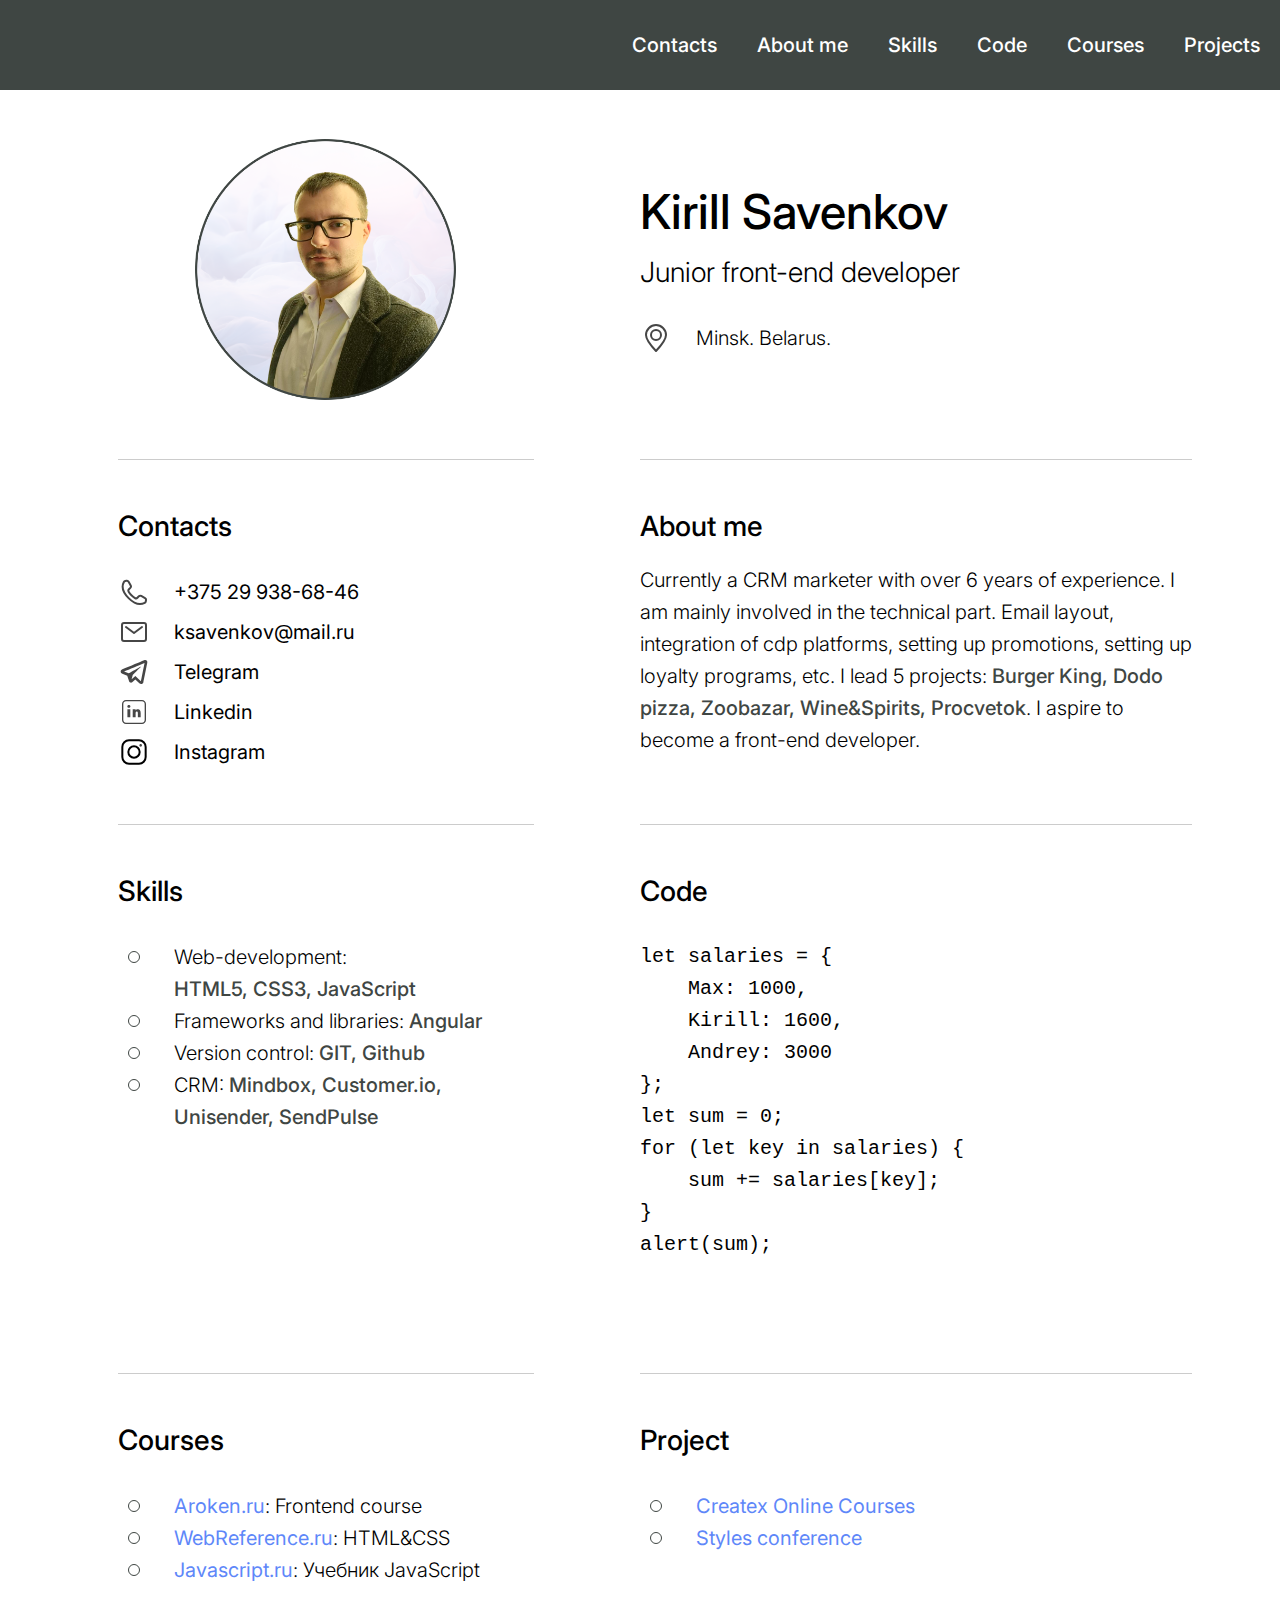
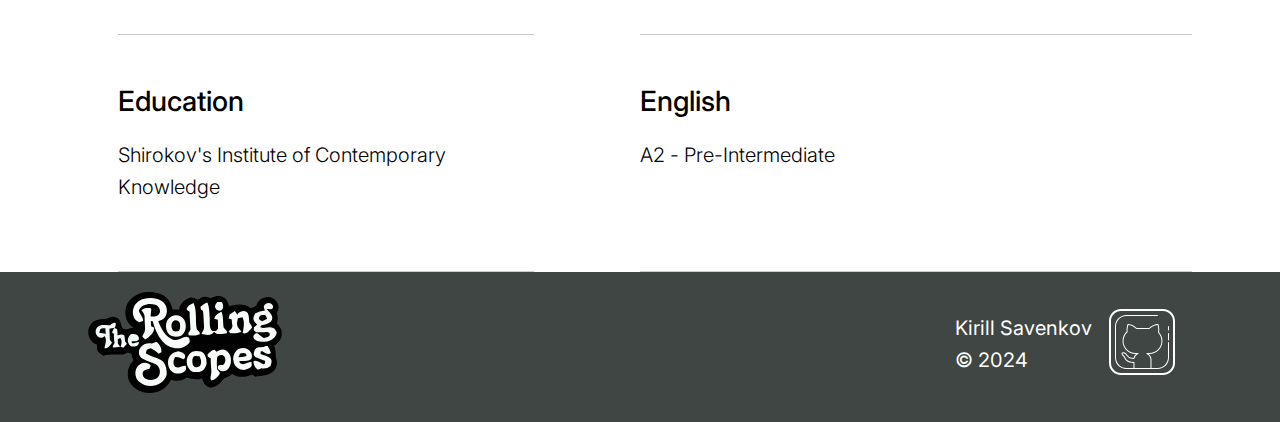
<file: index.html>
<!DOCTYPE html>
<html lang="en">
<head>
    <meta charset="UTF-8">
    <meta name="viewport" content="width=device-width, initial-scale=1.0">
    <link rel="preconnect" href="https://fonts.googleapis.com">
    <link rel="preconnect" href="https://fonts.gstatic.com" crossorigin>
    <link href="https://fonts.googleapis.com/css2?family=Inter:wght@100..900&display=swap" rel="stylesheet">
    <link rel="stylesheet" href="style.css">
    <link rel="icon" href="assets/favicon.ico">
    <title>cv</title>
</head>
<body>
    <header class="header">
        <div class="header-container">
            <nav class="nav">
                <ul class="nav-list">
                    <li class="nav-item"><a href="#contacts" class="nav-link">Contacts</a></li>
                    <li class="nav-item"><a href="#about" class="nav-link">About me</a></li>
                    <li class="nav-item"><a href="#skills" class="nav-link">Skills</a></li>
                    <li class="nav-item"><a href="#code" class="nav-link">Code</a></li>
                    <li class="nav-item"><a href="#courses" class="nav-link">Courses</a></li>
                    <li class="nav-item"><a href="#projects" class="nav-link">Projects</a></li>
                </ul>
            </nav>
        </div>
    </header>
    <main class="main">
        <div class="container main-container">
            <div class="section-left section-avatar-center">
                <img class="section-avatar" src="./assets/img/image.png" alt="avatar">
            </div>
            <section class="section-right">
                <h1 class="main-title">Kirill Savenkov</h1>
                <h3 class="section-subtitle">Junior front-end developer</h3>
                <p class="section-text">Minsk. Belarus.</p>
            </section>
            <section class="section-left" id="conracts">
                <h2 class="section-title">Contacts</h2>
                <ul class="section-list">
                    <li class="section-nav-item"><a class="section-item-phone" href="tel:+375299386846" target="_blank">+375 29 938-68-46</a></li>
                    <li class="section-nav-item"><a class="section-item-email" href="mailto:ksavenkov@mail.ru" target="_blank">ksavenkov@mail.ru</a></li>
                    <li class="section-nav-item"><a class="section-item-telegram" href="https://t.me/Kirill_Savenkou" target="_blank">Telegram</a></li>
                    <li class="section-nav-item"><a class="section-item-linkedin" href="https://www.linkedin.com/in/kirill-savenkov-45183823b/" target="_blank">Linkedin</a></li>
                    <li class="section-nav-item"><a class="section-item-instagram" href="https://www.instagram.com/savenkov_kirill/" target="_blank">Instagram</a></li>
                </ul>
            </section>
            <section class="section-right" id="about">
                <h2 class="section-title">About me</h2>
                <p>Currently a CRM marketer with over 6 years of experience. I am mainly involved in the technical part. Email layout, integration of cdp platforms, setting up promotions, setting up loyalty programs, etc. I lead 5 projects: <span class="section-aboutme-text">Burger King, Dodo pizza, Zoobazar, Wine&Spirits, Procvetok</span>. I aspire to become a front-end developer.</p>
            </section>
            <section class="section-left" id="skills">
                <h2 class="section-title">Skills</h2>
                <ul class="section-list">
                    <li class="section-item">Web-development:<br><span class="section-aboutme-text">HTML5, CSS3, JavaScript</span></li>
                    <li class="section-item">Frameworks and libraries: <span class="section-aboutme-text">Angular</span></li>
                    <li class="section-item">Version control: <span class="section-aboutme-text">GIT, Github</span></li>
                    <li class="section-item">CRM: <span class="section-aboutme-text">Mindbox, Customer.io, Unisender, SendPulse</span></li>
                </ul>
            </section>
            <section class="section-right" id="code">
                <h2 class="section-title">Code</h2>
                <pre class="pre">
                    <code>
let salaries = {
    Max: 1000,
    Kirill: 1600,
    Andrey: 3000
};
let sum = 0;
for (let key in salaries) {
    sum += salaries[key];
}
alert(sum);
                    </code>
                </pre>
            </section>
            <section class="section-left" id="courses">
                <h2 class="section-title">Courses</h2>
                <ul class="section-list">
                    <li class="section-item"><a href="https://aroken.ru/" target="_blank">Aroken.ru</a>: Frontend course</li>
                    <li class="section-item"><a href="https://webref.ru/" target="_blank">WebReference.ru</a>: HTML&CSS</li>
                    <li class="section-item"><a href="https://learn.javascript.ru/" target="_blank">Javascript.ru</a>: Учебник JavaScript</li>
                </ul>
            </section>
            <section class="section-right" id="projects">
                <h2 class="section-title">Project</h2>
                <ul class="section-list">
                    <li class="section-item"><a href="https://savenkov-kirill.github.io/" target="_blank">Createx Online Courses</a></li>
                    <li class="section-item"><a href="https://savenkov-kirill.github.io/styles-conference/" target="_blank">Styles conference</a></li>
                </ul>
            </section>
            <section class="section-left">
                <h2 class="section-title">Education</h2>
                <p>Shirokov's Institute of Contemporary Knowledge</p>
            </section>
            <section class="section-right">
                <h2 class="section-title">English</h2>
                <p>А2 - Pre-Intermediate</p>
            </section>
        </div>
    </main>
    <footer class="footer">
        <div class="container footer-container">
            <div class="section-footer-left">
                <a href="https://rs.school/courses/javascript-ru" target="_blank"> <img src="./assets/svg/logo_rs_text.svg" alt="RSschool"></a>
            </div>
            <div class="section-footer-right">
                <p class="section-footer-text"><a href="https://github.com/Savenkov-Kirill" target="_blank">Kirill Savenkov</a><br>© 2024</p> <a href="https://github.com/Savenkov-Kirill" target="_blank"><img src="./assets/svg/icons-github.svg" alt="GitHub"></a>
            </div>
        </div>
    </footer>
</body>
</html>
</file>
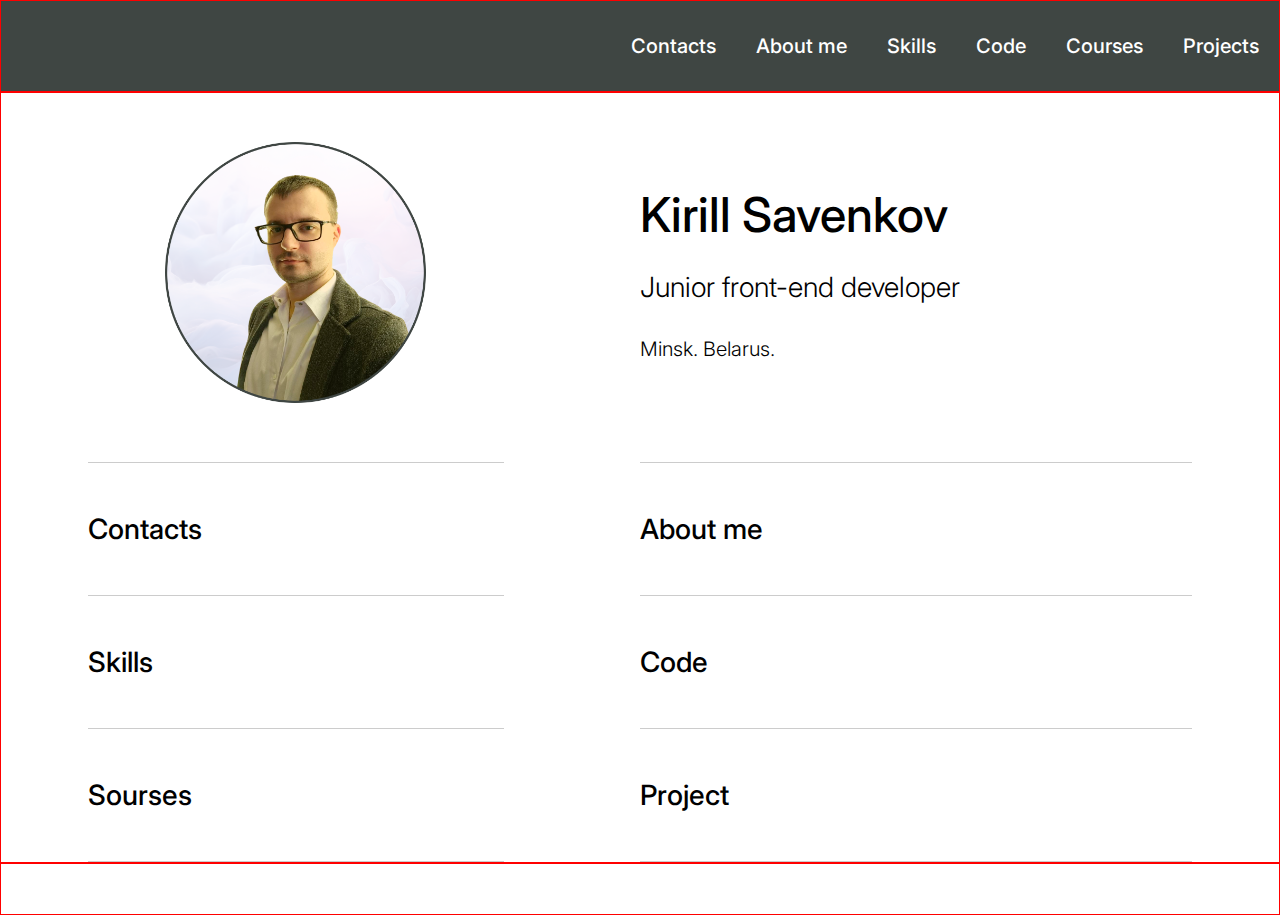
<file: rs-school-html/index.html>
<!DOCTYPE html>
<html lang="en">
<head>
    <meta charset="UTF-8">
    <meta name="viewport" content="width=device-width, initial-scale=1.0">
    <link rel="preconnect" href="https://fonts.googleapis.com">
    <link rel="preconnect" href="https://fonts.gstatic.com" crossorigin>
    <link href="https://fonts.googleapis.com/css2?family=Inter:wght@100..900&display=swap" rel="stylesheet">
    <link rel="stylesheet" href="style.css" />
    <link rel="icon" href="assets/favicon.ico" />
    <title>cv</title>
</head>
<body>
    <header class="header">
        <div class="header-container">
            <nav class="nav">
                <ul class="nav-list">
                    <li class="nav-item"><a href="#contacts" class="nav-link">Contacts</a></li>
                    <li class="nav-item"><a href="#about" class="nav-link">About me</a></li>
                    <li class="nav-item"><a href="#skills" class="nav-link">Skills</a></li>
                    <li class="nav-item"><a href="#code" class="nav-link">Code</a></li>
                    <li class="nav-item"><a href="#courses" class="nav-link">Courses</a></li>
                    <li class="nav-item"><a href="#projects" class="nav-link">Projects</a></li>
                </ul>
            </nav>
        </div>
    </header>
    <main class="main">
        <div class="container main-container">
            <section class="section-left section-avatar-center">
                <img class="section-avatar" src="./assets/img/image.png" alt="avatar" />
            </section>
            <section class="section-right">
                <h1 class="main-title">Kirill Savenkov</h1>
                <h3 class="section-subtitle">Junior front-end developer</h3>
                <p>Minsk. Belarus.</p>
            </section>
            <section class="section-left" id="conracts">
                <h2 class="section-title">Contacts</h2>
            </section>
            <section class="section-right" id="about">
                <h2 class="section-title">About me</h2>
            </section>
            <section class="section-left" id="skills">
                <h2 class="section-title">Skills</h2>
            </section>
            <section class="section-right" id="code">
                <h2 class="section-title">Code</h2>
            </section>
            <section class="section-left" id="courses">
                <h2 class="section-title">Sourses</h2>
            </section>
            <section class="section-right" id="projects">
                <h2 class="section-title">Project</h2>
            </section>
        </div>
    </main>
    <footer class="footer">
        <div class="container"></div>
    </footer>
</body>
</html>
</file>
<file: style.css>
* {
    box-sizing: border-box;
}

html {
    scroll-behavior: smooth;
}

body {
    display: flex;
    flex-direction: column;
    justify-content: space-between;
    min-width: 320px;
    font-family: "Inter", sans-serif;
    font-size: 20px;
    font-weight: 300;
    line-height: 32px;
    color: #000000;
    min-height: 100vh;
    margin: 0;
    padding: 0;
}

.container {
    max-width: 1104px;
    margin: 0 auto;
    min-height: 50px;
}

header {
    background-color: #3f4643;
}

.header-container {
    max-width: 1440px;
    margin: 0 auto;
}

.nav-list {
    display: flex;
    justify-content: flex-end;
    align-items: center;
    list-style: none;
}

.nav-link {
    padding: 0 20px;
    line-height: 50px;
    text-decoration: none;
    color: #fff;
    font-weight: 500;
    font-size: 20px;
    transition: color 0.5s;
}

.nav-link:hover {
    color: #5E87F9;
}

.main-container {
    display: flex;
    flex-wrap: wrap;
    justify-content: space-between;
}

.section-left {
    width: calc(50% - 136px);
    border-bottom: 1px solid #CCCCCC;
    padding: 48px 0;
    margin-left: 30px;
}

.section-avatar-center {
    text-align: center;
}

.section-right {
    width: 50%;
    border-bottom: 1px solid #CCCCCC;
    padding-bottom: 47px;
    padding: 48px 0;
    margin-left: 30px;
}

.section-avatar {
    width: 264px;
}

.main-title {
    font-size: 48px;
    font-weight: 500;
    line-height: 52px;
    margin: 0;
    padding-top: 48px;
}

.section-subtitle {
    font-size: 28px;
    font-weight: 300;
    line-height: 36px;
    margin: 0;
    padding: 16px 0 32px 0;
}

.section-text {
    position: relative;
    margin: 0;
    padding-left: 56px;
}

.section-text::before {
    content: "";
    position: absolute;
    background-image: url(./assets/svg/Location.svg);
    width: 32px;
    height: 32px;
    left: 0px;
}

.section-title {
    font-size: 28px;
    font-weight: 500;
    line-height: 36px;
    margin: 0;
}

.section-list {
    list-style: none;
    padding: 32px 0 0 0;
    margin: 0;
}

.section-nav-item {
    padding-bottom: 8px;
}

.section-nav-item:last-child {
    padding-bottom: 0px;
}

.section-nav-item a {
    padding-left: 56px;
    text-decoration: none;
    font-size: 20px;
    font-weight: 400;
    line-height: 32px;
    color: #000000;
    transition: color 0.5s;
}

.section-nav-item a:hover {
    color: #1a44ba;
}

.section-item-phone {
    position: relative;
}

.section-item-phone::before {
    content: "";
    position: absolute;
    background-image: url(./assets/svg/Phone.svg);
    width: 32px;
    height: 32px;
    left: 0px;
}

.section-item-email {
    position: relative;
}

.section-item-email::before {
    content: "";
    position: absolute;
    background-image: url(./assets/svg/Mail.svg);
    width: 32px;
    height: 32px;
    left: 0px;
}

.section-item-telegram {
    position: relative;
}

.section-item-telegram::before {
    content: "";
    position: absolute;
    background-image: url(./assets/svg/Telegram2.svg);
    width: 32px;
    height: 32px;
    left: 0px;
}

.section-item-linkedin {
    position: relative;
}

.section-item-linkedin::before {
    content: "";
    position: absolute;
    background-image: url(./assets/svg/linkedin.svg);
    width: 32px;
    height: 32px;
    left: 0px;
}

.section-item-instagram {
    position: relative;
}

.section-item-instagram::before {
    content: "";
    position: absolute;
    background-image: url(./assets/svg/instagram.svg);
    width: 32px;
    height: 32px;
    left: 0px;
}

.section-aboutme-text {
    font-weight: 500;
    color: #3f4643;;
}

.section-item {
    position: relative;
    padding-left: 56px;
}

.section-item::before {
    content: "";
    position: absolute;
    top: 10px;
    left: 10px;
    width: 10px;
    height: 10px;
    border: 1px solid #3f4643;
    border-radius: 50%;
}

.pre {
    margin: 0;
    padding: 0;
}

.section-item a {
    text-decoration: none;
    color: #5E87F9;
    font-weight: 400;
    transition: color 0.5s;
}

.section-item a:hover {
    color: #1a44ba;
}

footer {
    background-color: #3f4643;
}

.footer-container {
    display: flex;
    flex-wrap: wrap;
    justify-content: space-between;
}

.section-footer-left {
    width: calc(50% - 136px);
    padding: 20px 0;
}

.section-footer-right {
    padding-bottom: 47px;
    padding: 20px 0;
}

.section-footer-right {
    display: flex;
}

.section-footer-text {
    color: #fff;
    font-weight: 400;
}

.section-footer-text a {
    text-decoration: none;
    color: #fff;
}

@media (max-width: 768px) {

.header {
    display: none;
}

.section-left {
    width: 100%;
    margin-right: 30px;
}

.section-right {
    width: 100%;
    margin-right: 30px;
}

.footer-container {
    display: flex;
    flex-direction: row;
    justify-content: center;
    align-items: center;
}

.section-footer-left {
    width: 100%;
    text-align: center;
}

.section-footer-right {
    align-items: center;
    padding: 0;
}

.main-title {
    padding-top: 0;
}

.section-right:last-child {
    border-bottom: none;
}

}
</file>
<file: rs-school-html/style.css>
* {
    box-sizing: border-box;
}

html {
    scroll-behavior: smooth;
}

body {
    display: flex;
    flex-direction: column;
    justify-content: space-between;
    min-width: 320px;
    font-family: "Inter", sans-serif;
    font-size: 20px;
    font-weight: 300;
    line-height: 32px;
    color: #000000;
    min-height: 100vh;
    margin: 0;
    padding: 0;
}

.container {
    max-width: 1104px;
    margin: 0 auto;
    min-height: 50px;
}

header {
    border: 1px solid red;
    background-color: #3f4643;
}

.header-container {
    max-width: 1440px;
    margin: 0 auto;
}

.nav-list {
    display: flex;
    justify-content: flex-end;
    align-items: center;
    list-style: none;
}

.nav-link {
    padding: 0 20px;
    line-height: 50px;
    text-decoration: none;
    color: #fff;
    font-weight: 500;
    font-size: 20px;
    transition: color 0.5s;
}

.nav-link:hover {
    color: #5E87F9;
}

main {
    border: 1px solid red;
}

.main-container {
    display: flex;
    flex-wrap: wrap;
    justify-content: space-between;
}

.section-left {
    width: calc(50% - 136px);
    border-bottom: 1px solid #CCCCCC;
    padding: 48px 0;
}

.section-avatar-center {
    text-align: center;
}

.section-right {
    width: 50%;
    border-bottom: 1px solid #CCCCCC;
    padding-bottom: 47px;
    padding: 48px 0;
}

.section-avatar {
    width: 264px;
}

.main-title {
    font-size: 48px;
    font-weight: 500;
    line-height: 52px;
    margin: 0;
    padding-top: 48px;
}

.section-subtitle {
    font-size: 28px;
    font-weight: 300;
    line-height: 36px;
}

.section-title {
    font-size: 28px;
    font-weight: 500;
    line-height: 36px;
    margin: 0;
}

footer {
    border: 1px solid red;
}

@media (max-width: 768px) {

    .section-left {
    width: 100%;
}

    .section-right {
    width: 100%;
}

}
</file>
